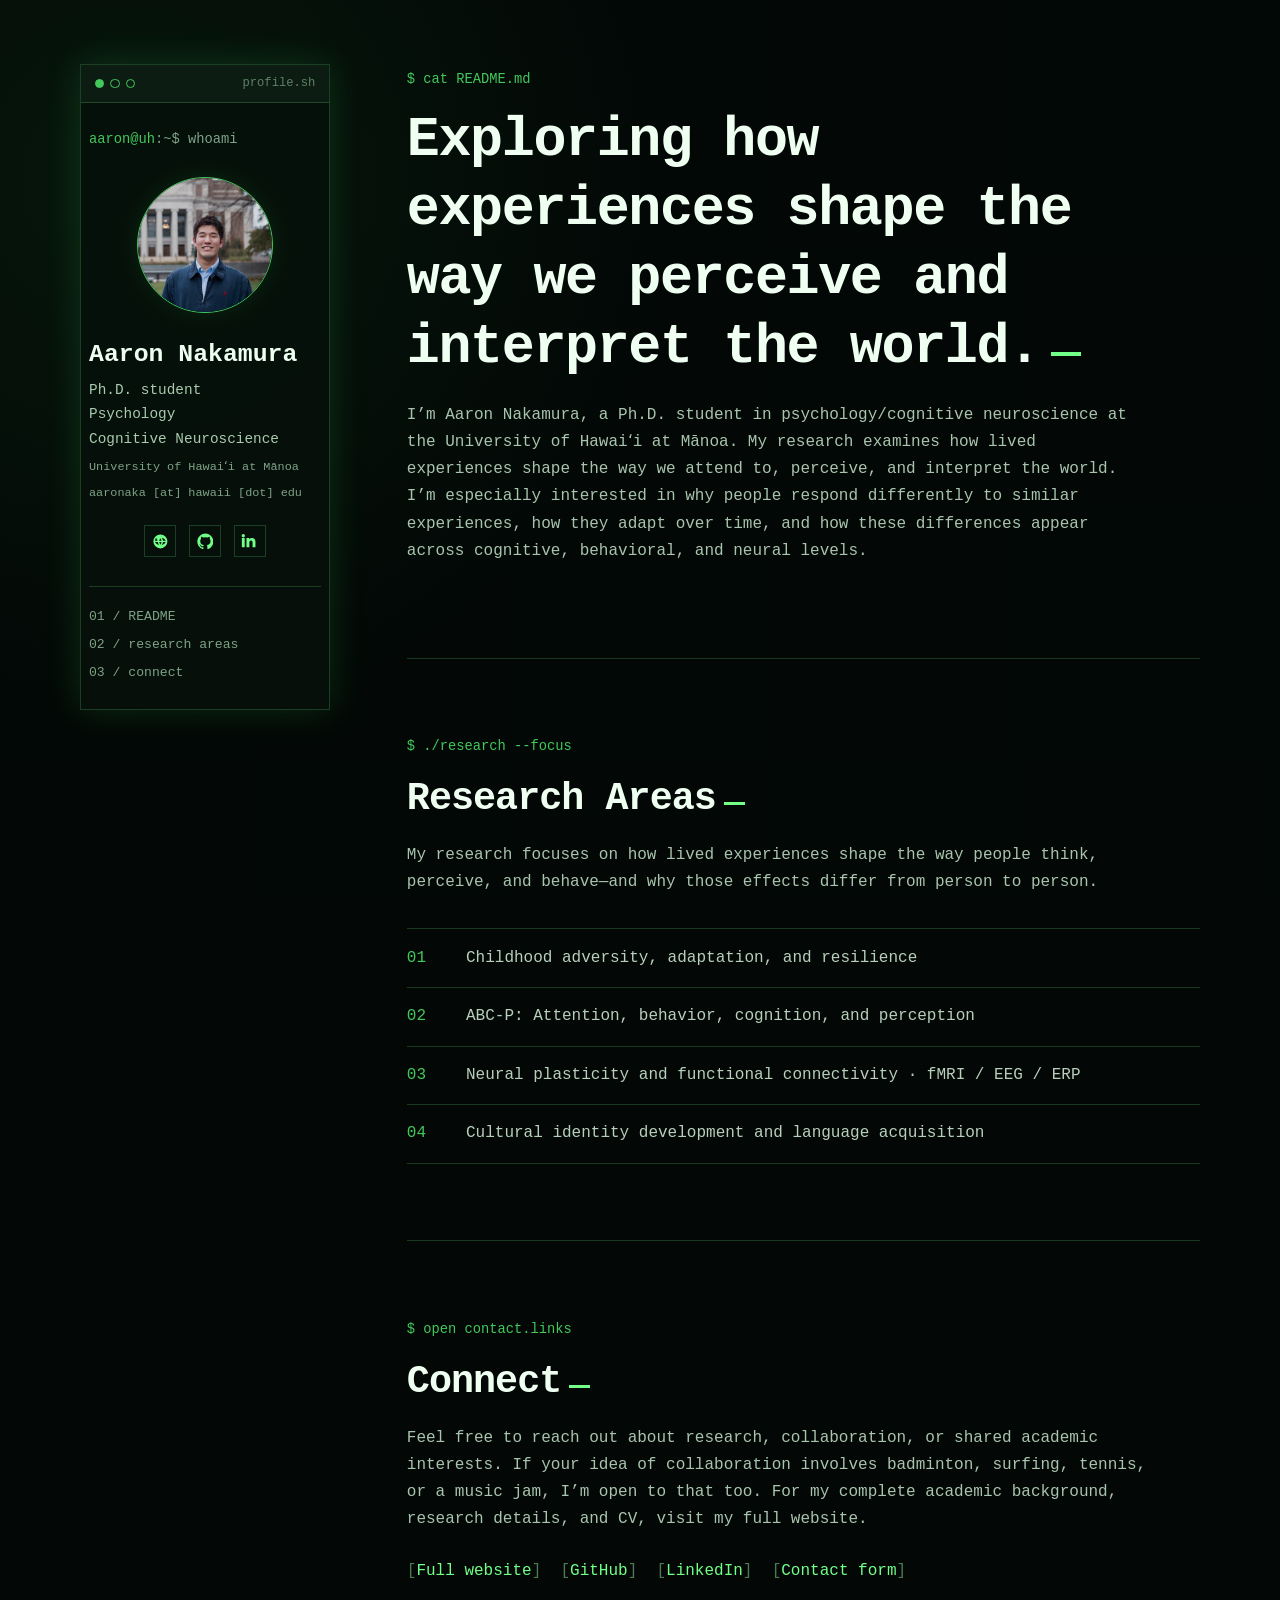
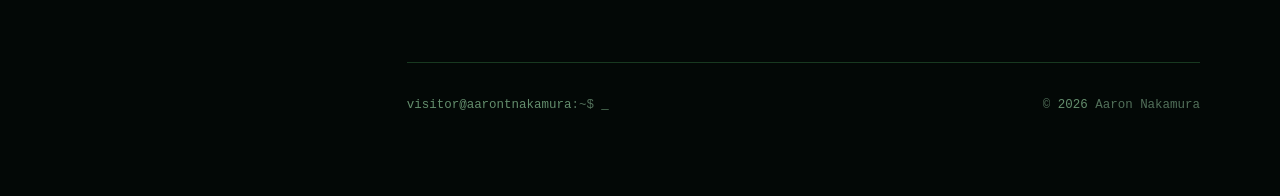
<file: index.html>
<!doctype html>
<html lang="en">
<head>
  <meta charset="utf-8">
  <meta name="viewport" content="width=device-width, initial-scale=1">
  <meta name="description" content="Aaron Nakamura — psychology and cognitive neuroscience at the University of Hawaiʻi at Mānoa.">
  <meta name="theme-color" content="#030806">
  <title>Aaron Nakamura</title>
  <link rel="stylesheet" href="styles.css">
</head>
<body>
  <a class="skip-link" href="#content">Skip to content</a>
  <div class="scanlines" aria-hidden="true"></div>

  <main class="site-shell">
    <aside class="identity-panel" aria-label="Profile">
      <div class="terminal-bar" aria-hidden="true">
        <span></span><span></span><span></span>
        <p>profile.sh</p>
      </div>

      <div class="identity-content">
        <p class="prompt"><span>aaron@uh</span>:~$ whoami</p>
        <div class="avatar">
          <img src="assets/aaron-profile.jpg" alt="Portrait of Aaron Nakamura">
        </div>

        <h1>Aaron Nakamura</h1>
        <p class="role">
          <span>Ph.D. student</span>
          <span>Psychology</span>
          <span>Cognitive Neuroscience</span>
        </p>
        <p class="affiliation">University of Hawaiʻi at Mānoa</p>
        <p class="email">aaronaka [at] hawaii [dot] edu</p>

        <nav class="social-links" aria-label="Professional links">
          <a class="icon-link" href="https://sites.google.com/view/aarontnakamura" target="_blank" rel="noreferrer" aria-label="Personal website" title="Personal website">
            <svg viewBox="0 0 24 24" aria-hidden="true">
              <path fill-rule="evenodd" d="M12 2a10 10 0 1 0 0 20 10 10 0 0 0 0-20ZM4.25 11a7.77 7.77 0 0 1 1.69-4.2A13.97 13.97 0 0 0 8.02 11H4.25Zm0 2h3.77a13.97 13.97 0 0 0 2.08 4.2A7.77 7.77 0 0 1 4.25 13Zm6.05 0h3.4A11.96 11.96 0 0 1 12 16.64 11.96 11.96 0 0 1 10.3 13Zm3.4-2h-3.4A11.96 11.96 0 0 1 12 7.36 11.96 11.96 0 0 1 13.7 11Zm2.28 2h3.77a7.77 7.77 0 0 1-5.85 4.2 13.97 13.97 0 0 0 2.08-4.2Zm0-2a13.97 13.97 0 0 0-2.08-4.2A7.77 7.77 0 0 1 19.75 11h-3.77Z" clip-rule="evenodd"/>
            </svg>
          </a>
          <a class="icon-link" href="https://github.com/aarontnakamura" target="_blank" rel="noreferrer" aria-label="GitHub" title="GitHub">
            <svg viewBox="0 0 24 24" aria-hidden="true">
              <path d="M12 .7a11.5 11.5 0 0 0-3.64 22.41c.58.11.79-.25.79-.56v-2.23c-3.24.7-3.92-1.38-3.92-1.38-.53-1.35-1.3-1.71-1.3-1.71-1.06-.73.08-.71.08-.71 1.17.08 1.79 1.2 1.79 1.2 1.04 1.79 2.73 1.27 3.4.97.1-.76.41-1.27.74-1.56-2.58-.29-5.3-1.29-5.3-5.69 0-1.26.45-2.28 1.19-3.09-.12-.29-.52-1.47.11-3.05 0 0 .97-.31 3.16 1.18a10.9 10.9 0 0 1 5.76 0c2.19-1.49 3.16-1.18 3.16-1.18.63 1.58.23 2.76.11 3.05.74.81 1.19 1.83 1.19 3.09 0 4.41-2.72 5.4-5.31 5.69.42.36.79 1.07.79 2.16v3.2c0 .31.21.68.8.56A11.5 11.5 0 0 0 12 .7Z"/>
            </svg>
          </a>
          <a class="icon-link" href="https://www.linkedin.com/in/aaron-nakamura-0a8a26126/" target="_blank" rel="noreferrer" aria-label="LinkedIn" title="LinkedIn">
            <svg viewBox="0 0 24 24" aria-hidden="true">
              <path d="M5.3 7.3H1.2V20.4h4.1V7.3ZM3.25 1.6A2.38 2.38 0 1 0 3.25 6.36 2.38 2.38 0 0 0 3.25 1.6ZM20.7 12.9c0-3.95-2.1-5.79-4.92-5.79a4.26 4.26 0 0 0-3.85 2.12V7.3H7.82v13.1h4.11v-6.49c0-1.71.32-3.37 2.45-3.37 2.1 0 2.13 1.97 2.13 3.48v6.38h4.11l.08-7.5Z"/>
            </svg>
          </a>
        </nav>

        <nav class="section-links" aria-label="Page sections">
          <a href="#readme">01 / README</a>
          <a href="#research">02 / research areas</a>
          <a href="#connect">03 / connect</a>
        </nav>
      </div>
    </aside>

    <div class="content" id="content">
      <section class="intro-section" id="readme">
        <p class="command">$ cat README.md</p>
        <h2>Exploring how experiences shape the way we perceive and interpret the world.<span class="cursor" aria-hidden="true"></span></h2>
        <p>I’m Aaron Nakamura, a Ph.D. student in psychology/cognitive neuroscience at the University of Hawaiʻi at Mānoa. My research examines how lived experiences shape the way we attend to, perceive, and interpret the world. I’m especially interested in why people respond differently to similar experiences, how they adapt over time, and how these differences appear across cognitive, behavioral, and neural levels.</p>
      </section>

      <section id="research">
        <p class="command">$ ./research --focus</p>
        <h2>Research Areas<span class="cursor" aria-hidden="true"></span></h2>
        <p>My research focuses on how lived experiences shape the way people think, perceive, and behave—and why those effects differ from person to person.</p>
        <ul class="terminal-list">
          <li><span>01</span> Childhood adversity, adaptation, and resilience</li>
          <li><span>02</span> ABC-P: Attention, behavior, cognition, and perception</li>
          <li><span>03</span> Neural plasticity and functional connectivity · fMRI / EEG / ERP</li>
          <li><span>04</span> Cultural identity development and language acquisition</li>
        </ul>
      </section>

      <section id="connect">
        <p class="command">$ open contact.links</p>
        <h2>Connect<span class="cursor" aria-hidden="true"></span></h2>
        <p>Feel free to reach out about research, collaboration, or shared academic interests. If your idea of collaboration involves badminton, surfing, tennis, or a music jam, I’m open to that too. For my complete academic background, research details, and CV, visit my full website.</p>
        <div class="action-links">
          <a href="https://sites.google.com/view/aarontnakamura" target="_blank" rel="noreferrer">Full website</a>
          <a href="https://github.com/aarontnakamura" target="_blank" rel="noreferrer">GitHub</a>
          <a href="https://www.linkedin.com/in/aaron-nakamura-0a8a26126/" target="_blank" rel="noreferrer">LinkedIn</a>
          <a href="https://docs.google.com/forms/d/e/1FAIpQLScNnTYmEvhXpxrCKTx9g8CStU5s33RV_5DTRZ4hXavkkhBkKg/viewform?usp=dialog" target="_blank" rel="noreferrer">Contact form</a>
        </div>
      </section>

      <footer>
        <p><span>visitor@aarontnakamura</span>:~$ <span class="footer-cursor" aria-hidden="true">_</span></p>
        <p>© <span id="year"></span> Aaron Nakamura</p>
      </footer>
    </div>
  </main>

  <script src="script.js"></script>
</body>
</html>
</file>
<file: styles.css>
:root {
  --background: #030806;
  --panel: #07110b;
  --panel-raised: #0a170e;
  --text: #d8eadb;
  --muted: #7ea386;
  --green: #71ff88;
  --green-soft: #43c85c;
  --green-dark: #173f21;
  --line: rgba(113, 255, 136, 0.2);
  --glow: rgba(76, 255, 107, 0.14);
  --max: 1120px;
}

* { box-sizing: border-box; }
html { scroll-behavior: smooth; }
body {
  min-height: 100vh;
  margin: 0;
  color: var(--text);
  background:
    radial-gradient(circle at 10% 10%, rgba(22, 82, 38, 0.2), transparent 34rem),
    var(--background);
  font-family: ui-monospace, SFMono-Regular, Menlo, Monaco, Consolas, "Liberation Mono", monospace;
  font-size: 1rem;
  line-height: 1.7;
}

a { color: inherit; }
h1, h2, h3, p { margin-top: 0; }
h1, h2, h3 { line-height: 1.25; }

.scanlines {
  position: fixed;
  inset: 0;
  z-index: 20;
  opacity: 0.16;
  background: repeating-linear-gradient(to bottom, transparent 0, transparent 3px, rgba(90, 255, 116, 0.05) 4px);
  pointer-events: none;
}

.skip-link {
  position: fixed;
  top: 0.75rem;
  left: 0.75rem;
  z-index: 100;
  padding: 0.65rem 0.9rem;
  color: var(--background);
  background: var(--green);
  transform: translateY(-160%);
}
.skip-link:focus { transform: none; }

.site-shell {
  display: grid;
  grid-template-columns: 250px minmax(0, 1fr);
  gap: clamp(2.5rem, 6vw, 5.5rem);
  width: min(calc(100% - 3rem), var(--max));
  margin: 0 auto;
  padding: clamp(2rem, 5vw, 4rem) 0;
}

.identity-panel {
  position: sticky;
  top: 2rem;
  align-self: start;
  overflow: hidden;
  background: rgba(7, 17, 11, 0.88);
  border: 1px solid var(--line);
  box-shadow: 0 0 35px var(--glow);
}

.terminal-bar {
  display: flex;
  gap: 0.4rem;
  align-items: center;
  height: 2.4rem;
  padding: 0 0.85rem;
  background: #0d1c12;
  border-bottom: 1px solid var(--line);
}
.terminal-bar span { width: 0.58rem; height: 0.58rem; border: 1px solid var(--green-soft); border-radius: 50%; }
.terminal-bar span:first-child { background: var(--green-soft); }
.terminal-bar p { margin: 0 0 0 auto; color: #5e8065; font-size: 0.76rem; }

.identity-content { padding: 1.55rem 0.5rem; }
.prompt, .command { color: var(--muted); font-size: 0.86rem; }
.prompt span, .command { color: var(--green-soft); }

.avatar {
  position: relative;
  display: grid;
  place-items: center;
  overflow: hidden;
  width: 8.5rem;
  aspect-ratio: 1;
  margin: 1.6rem auto;
  color: var(--green);
  background:
    linear-gradient(rgba(113,255,136,0.08) 1px, transparent 1px),
    linear-gradient(90deg, rgba(113,255,136,0.08) 1px, transparent 1px),
    #061009;
  background-size: 15px 15px;
  border: 1px solid var(--green-soft);
  border-radius: 50%;
  box-shadow: inset 0 0 26px rgba(74,255,104,0.12), 0 0 24px rgba(74,255,104,0.09);
}
.avatar img {
  display: block;
  width: 100%;
  height: 100%;
  object-fit: cover;
  object-position: 100% 42%;
  filter: saturate(0.82) contrast(1.05) brightness(0.88);
}

.identity-panel h1 { margin-bottom: 0.5rem; color: #edfff0; font-size: 1.55rem; }
.role { margin-bottom: 0.35rem; color: #a9cbae; font-size: 0.9rem; }
.role span { display: block; }
.affiliation, .email { margin-bottom: 0.35rem; color: var(--muted); font-size: 0.74rem; }

.social-links { display: flex; flex-wrap: wrap; gap: 0.45rem 0.8rem; align-items: center; justify-content: center; margin-top: 1.4rem; }
.action-links a {
  color: var(--green);
  text-decoration: none;
  text-underline-offset: 0.25rem;
}
.action-links a::before { content: "["; color: #4c7954; }
.action-links a::after { content: "]"; color: #4c7954; }
.action-links a:hover, .action-links a:focus-visible { color: #c5ffcd; text-decoration: underline; }
.icon-link {
  display: grid;
  place-items: center;
  width: 2rem;
  height: 2rem;
  color: var(--green);
  border: 1px solid var(--line);
  text-decoration: none;
  transition: color 160ms ease, border-color 160ms ease, box-shadow 160ms ease;
}
.icon-link svg { width: 1.05rem; height: 1.05rem; fill: currentColor; }
.icon-link:hover, .icon-link:focus-visible { color: #c5ffcd; border-color: var(--green-soft); box-shadow: 0 0 14px var(--glow); }

.section-links { display: grid; gap: 0.35rem; margin-top: 1.8rem; padding-top: 1.2rem; border-top: 1px solid var(--line); }
.section-links a { color: #7ea386; font-size: 0.82rem; text-decoration: none; }
.section-links a:hover, .section-links a:focus-visible { color: var(--green); }

.content { min-width: 0; }
.content section { padding: clamp(2.4rem, 6vw, 4.8rem) 0; border-bottom: 1px solid var(--line); }
.content section:first-child { padding-top: 0.25rem; }
.content h2 { max-width: 760px; margin-bottom: 1.2rem; color: #effff1; font-size: clamp(1.55rem, 3vw, 2.4rem); font-weight: 650; letter-spacing: -0.025em; }
.intro-section h2 { font-size: clamp(2rem, 4.3vw, 3.7rem); }
.content section > p:not(.command) { max-width: 740px; color: #a9c4ae; }
.command { margin-bottom: 1rem; }

.cursor { display: inline-block; width: 0.55em; height: 0.08em; margin-left: 0.2em; background: var(--green); vertical-align: 0.1em; animation: blink 1s steps(1) infinite; }
@keyframes blink { 50% { opacity: 0; } }

.terminal-list { display: grid; gap: 0; margin: 2rem 0 0; padding: 0; list-style: none; border-top: 1px solid var(--line); }
.terminal-list li { display: grid; grid-template-columns: 2.7rem 1fr; gap: 1rem; padding: 0.95rem 0; color: #b8cfbc; border-bottom: 1px solid var(--line); }
.terminal-list span { color: var(--green-soft); }

.action-links { display: flex; flex-wrap: wrap; gap: 0.8rem 1.2rem; margin-top: 1.5rem; }
footer { display: flex; justify-content: space-between; gap: 1rem; padding: 2rem 0 1rem; color: #52705a; font-size: 0.78rem; }
footer p { margin: 0; }
footer span { color: #648e6d; }
.footer-cursor { animation: blink 1s steps(1) infinite; }

@media (min-width: 801px) {
  .affiliation, .email { white-space: nowrap; }
}

@media (max-width: 800px) {
  .site-shell { grid-template-columns: 1fr; width: min(calc(100% - 2rem), 720px); }
  .identity-panel { position: static; }
  .identity-content { display: grid; grid-template-columns: 150px 1fr; column-gap: 1.5rem; }
  .prompt, .social-links, .section-links { grid-column: 1 / -1; }
  .avatar { grid-row: 2 / 7; width: 7.5rem; margin: 0; }
  .identity-panel h1 { align-self: end; }
}

@media (max-width: 520px) {
  .site-shell { padding-top: 1rem; }
  .identity-content { display: block; }
  .avatar { width: 6.7rem; margin: 1.4rem 0; }
  .section-links { display: none; }
  .content section { padding: 2.8rem 0; }
  footer { flex-direction: column; }
}

@media (prefers-reduced-motion: reduce) {
  html { scroll-behavior: auto; }
  *, *::before, *::after { animation-duration: 0.01ms !important; transition-duration: 0.01ms !important; }
}
</file>
